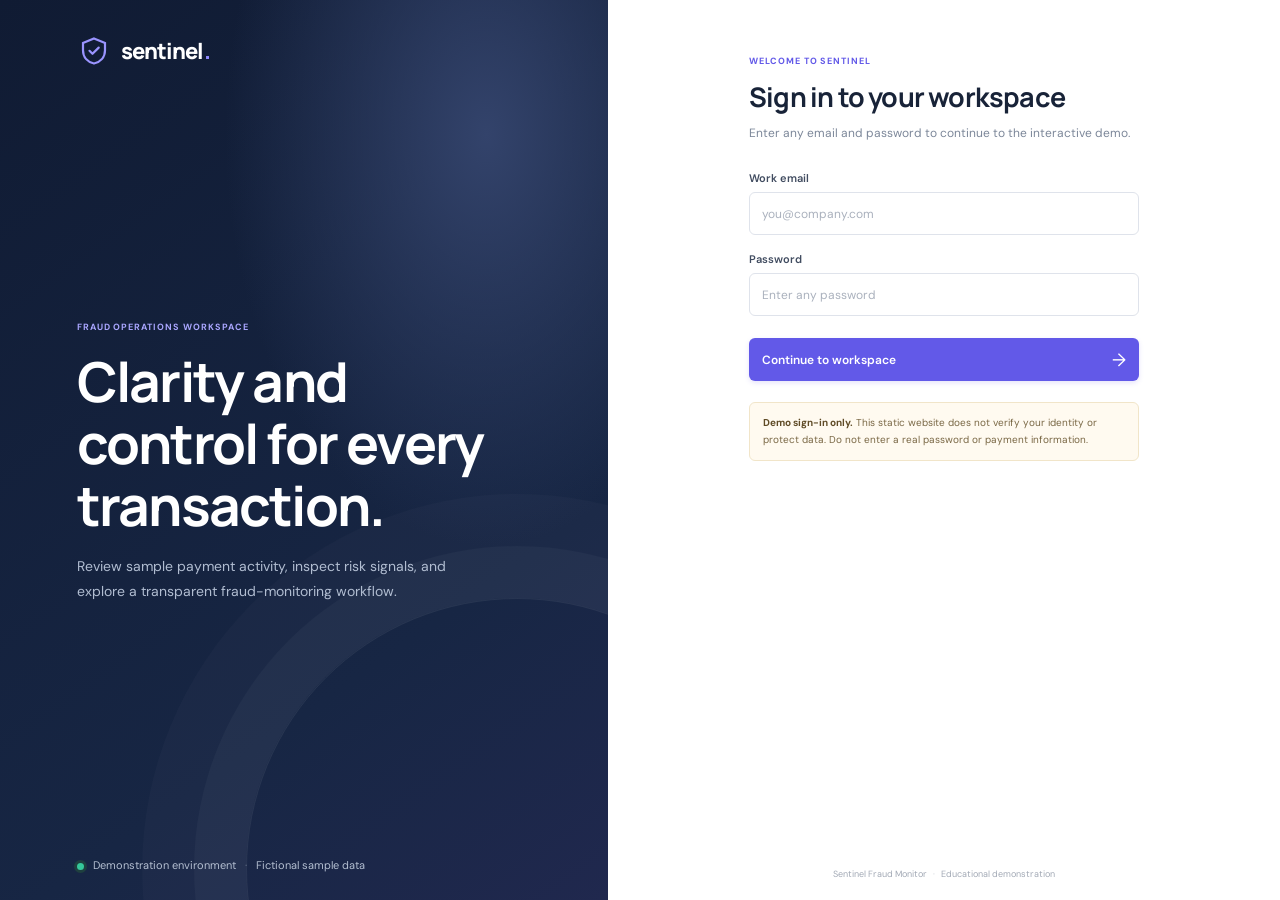
<file: index.html>
<!doctype html>
<html lang="en">
  <head>
    <meta charset="UTF-8">
    <meta name="viewport" content="width=device-width, initial-scale=1">
    <meta name="theme-color" content="#101b33">
    <meta name="description" content="Sign in to the Sentinel fraud monitoring demo workspace.">
    <title>Sign in — Sentinel</title>
    <link rel="preconnect" href="https://fonts.googleapis.com">
    <link rel="preconnect" href="https://fonts.gstatic.com" crossorigin>
    <link href="https://fonts.googleapis.com/css2?family=DM+Sans:wght@400;500;600;700&family=Manrope:wght@400;500;600;700;800&display=swap" rel="stylesheet">
    <link rel="stylesheet" href="styles.css?v=20261026d">
    <script src="login.js?v=20261026d" defer></script>
  </head>
  <body class="login-page">
    <main class="login-layout">
      <section class="login-brand-panel" aria-label="Sentinel platform">
        <a class="brand login-brand" href="index.html" aria-label="Sentinel home">
          <span class="brand-mark" aria-hidden="true">
            <svg viewBox="0 0 32 32" fill="none"><path d="M16 3.5 27 8v7.2c0 7.2-4.7 11.8-11 13.3C9.7 27 5 22.4 5 15.2V8l11-4.5Z" stroke="currentColor" stroke-width="2.2"/><path d="m11.5 15.8 3 3 6.2-6.2" stroke="currentColor" stroke-width="2.2" stroke-linecap="round" stroke-linejoin="round"/></svg>
          </span>
          <span class="brand-name">sentinel<span>.</span></span>
        </a>
        <div class="login-brand-copy">
          <p class="eyebrow">FRAUD OPERATIONS WORKSPACE</p>
          <h1>Clarity and control for every transaction.</h1>
          <p>Review sample payment activity, inspect risk signals, and explore a transparent fraud-monitoring workflow.</p>
        </div>
        <div class="login-brand-footer"><span class="environment-dot"></span> Demonstration environment <span class="login-footer-divider">·</span> Fictional sample data</div>
      </section>

      <section class="login-form-panel" aria-labelledby="login-title">
        <div class="login-form-wrap">
          <span class="login-mobile-mark brand-mark" aria-hidden="true">
            <svg viewBox="0 0 32 32" fill="none"><path d="M16 3.5 27 8v7.2c0 7.2-4.7 11.8-11 13.3C9.7 27 5 22.4 5 15.2V8l11-4.5Z" stroke="currentColor" stroke-width="2.2"/><path d="m11.5 15.8 3 3 6.2-6.2" stroke="currentColor" stroke-width="2.2" stroke-linecap="round" stroke-linejoin="round"/></svg>
          </span>
          <p class="eyebrow">WELCOME TO SENTINEL</p>
          <h2 id="login-title">Sign in to your workspace</h2>
          <p class="login-subtitle">Enter any email and password to continue to the interactive demo.</p>
          <form id="login-form" class="login-form">
            <label for="email">Work email</label>
            <input id="email" name="email" type="email" autocomplete="username" placeholder="you@company.com" required>
            <label for="password">Password</label>
            <input id="password" name="password" type="password" autocomplete="current-password" placeholder="Enter any password" required>
            <button class="button button-primary login-submit" type="submit">Continue to workspace <span aria-hidden="true">→</span></button>
          </form>
          <p class="login-notice"><strong>Demo sign-in only.</strong> This static website does not verify your identity or protect data. Do not enter a real password or payment information.</p>
        </div>
        <footer class="login-legal">Sentinel Fraud Monitor <span>·</span> Educational demonstration</footer>
      </section>
    </main>
  </body>
</html>
</file>
<file: styles.css>
:root {
  font-family: "DM Sans", -apple-system, BlinkMacSystemFont, "Segoe UI", sans-serif;
  color: #182338;
  background: #f7f8fb;
  font-synthesis: none;
  text-rendering: optimizeLegibility;
  --navy: #101b33;
  --ink: #182338;
  --muted: #7e8798;
  --line: #e9ecf2;
  --purple: #6259e8;
  --green: #16a37b;
  --amber: #e49a32;
  --red: #dd5b65;
}

* { box-sizing: border-box; }
body { margin: 0; min-width: 360px; min-height: 100vh; }
button, input, select { font: inherit; }
button { cursor: pointer; }
button:focus-visible, a:focus-visible, select:focus-visible, input:focus-visible { outline: 3px solid #9c96fa; outline-offset: 2px; }
.app-shell { min-height: 100vh; }
.sidebar { width: 246px; position: fixed; inset: 0 auto 0 0; display: flex; flex-direction: column; padding: 27px 17px 16px; background: var(--navy); color: #fff; z-index: 2; }
.brand { display: flex; gap: 10px; align-items: center; text-decoration: none; color: #fff; margin: 0 0 51px 7px; }
.brand-mark { display: grid; place-items: center; width: 34px; height: 34px; color: #9a94ff; }
.brand-mark svg { width: 32px; height: 32px; }
.brand-name { font: 800 22px Manrope, sans-serif; letter-spacing: -.9px; }
.brand-name span { color: #8f89ff; }
.workspace-label { color: #828da4; font-size: 10px; font-weight: 700; letter-spacing: 1.2px; padding: 0 11px 12px; }
.nav-list { display: grid; gap: 5px; }
.nav-link { display: flex; align-items: center; gap: 12px; padding: 11px 12px; color: #a9b2c4; text-decoration: none; font-size: 13px; font-weight: 500; border-radius: 7px; transition: background .15s, color .15s; }
.nav-link svg { width: 18px; height: 18px; fill: none; stroke: currentColor; stroke-width: 1.7; stroke-linecap: round; stroke-linejoin: round; }
.nav-link.active, .nav-link:hover { color: white; background: #222e49; }
.nav-link.active svg { color: #a9a3ff; }
.nav-count { margin-left: auto; min-width: 22px; padding: 2px 6px; border-radius: 9px; text-align: center; color: #ffcb83; background: #423a37; font-size: 10px; }
.sidebar-bottom { margin-top: auto; }
.environment-card { display: flex; align-items: flex-start; gap: 10px; padding: 12px 10px; margin: 0 1px 15px; border: 1px solid #2a3752; border-radius: 8px; }
.environment-dot, .live-indicator span, .local-data-label span, .simulate-dot { width: 8px; height: 8px; background: #35c79a; border-radius: 50%; flex: none; }
.environment-dot { margin-top: 4px; box-shadow: 0 0 0 3px #1e403f; }
.environment-card strong, .environment-card small, .profile-copy strong, .profile-copy small { display: block; }
.environment-card strong { font-size: 11px; font-weight: 600; }
.environment-card small { color: #909bb1; margin-top: 4px; font-size: 10px; }
.profile { display: flex; align-items: center; gap: 9px; padding: 13px 5px 2px; border-top: 1px solid #28334c; }
.avatar { display: grid; place-items: center; width: 31px; height: 31px; background: #dedcff; color: #4f48b9; border-radius: 50%; font-size: 10px; font-weight: 700; }
.profile-copy strong { font-size: 11px; font-weight: 600; }
.profile-copy small { margin-top: 3px; color: #909bb1; font-size: 10px; }
.profile-tag { margin-left: auto; padding: 4px 6px; border: 1px solid #2a3752; border-radius: 4px; color: #a5adbf; font-size: 8px; font-weight: 700; letter-spacing: .5px; }
.sign-out-link { text-decoration: none; }
.sign-out-link:hover { color: #fff; border-color: #67718a; }
.icon-button { width: 34px; height: 34px; padding: 8px; display: inline-grid; place-items: center; background: transparent; color: #758099; border: 0; border-radius: 6px; }
.icon-button:hover { background: #f0f1f6; color: var(--ink); }
.icon-button svg, .button svg, .search-field svg { width: 17px; height: 17px; fill: none; stroke: currentColor; stroke-width: 1.7; stroke-linecap: round; stroke-linejoin: round; }
.profile-menu { margin-left: auto; color: #929db1; }
.main-content { max-width: 1600px; margin-left: 246px; padding: 0 42px 22px; }
.topbar { height: 69px; display: flex; align-items: center; justify-content: space-between; border-bottom: 1px solid #eceef3; }
.breadcrumbs { display: flex; gap: 9px; align-items: center; color: #929aab; font-size: 11px; }
.breadcrumbs a { color: #929aab; text-decoration: none; }
.breadcrumbs a:hover { color: var(--purple); }
.breadcrumbs strong { color: #404b60; font-weight: 600; }
.breadcrumb-slash { color: #c6cad3; }
.topbar-actions { display: flex; align-items: center; gap: 15px; }
.live-indicator { display: flex; align-items: center; gap: 7px; color: #667287; font-size: 11px; }
.live-indicator span { width: 7px; height: 7px; box-shadow: 0 0 0 3px #e2f6ef; }
.page-heading { display: flex; align-items: flex-end; justify-content: space-between; gap: 20px; padding: 27px 0 22px; }
.eyebrow { color: #9099a9; font-size: 9px; letter-spacing: .95px; font-weight: 700; }
h1, h2, p { margin: 0; }
h1 { margin-top: 8px; color: var(--ink); font: 700 25px Manrope, sans-serif; letter-spacing: -.8px; }
.wave { color: #f1b858; font-size: 17px; vertical-align: 2px; }
.page-subtitle { margin-top: 6px; color: #8790a0; font-size: 12px; }
.heading-actions { display: flex; gap: 9px; }
.button { min-height: 35px; display: inline-flex; justify-content: center; align-items: center; gap: 8px; padding: 0 12px; border: 1px solid transparent; border-radius: 6px; font-size: 11px; font-weight: 600; transition: background .15s, border .15s, transform .15s; }
.button:active { transform: translateY(1px); }
.button svg { width: 15px; height: 15px; }
.button-secondary { background: #fff; border-color: #e2e5ec; color: #4e596c; }
.button-secondary:hover { background: #f7f7fb; border-color: #c8cce1; }
.button-primary { color: white; background: var(--purple); box-shadow: 0 2px 5px #6259e829; }
.button-primary:hover { background: #5148d3; }
.button-text { color: #5f57d9; background: transparent; padding: 0 5px; }
.button-text:hover { background: #f5f4ff; }
.metrics-grid { display: grid; grid-template-columns: repeat(4, minmax(0, 1fr)); gap: 14px; }
.metric-card, .panel { background: white; border: 1px solid #ebedf2; border-radius: 8px; box-shadow: 0 2px 5px #15213c05; }
.metric-card { min-height: 121px; padding: 15px 16px 13px; }
.metric-top { display: flex; justify-content: space-between; align-items: center; }
.metric-label { color: #788294; font-size: 11px; }
.metric-icon { width: 29px; height: 29px; display: grid; place-items: center; border-radius: 7px; }
.metric-icon svg { width: 16px; height: 16px; fill: none; stroke: currentColor; stroke-width: 1.7; stroke-linecap: round; stroke-linejoin: round; }
.metric-icon.indigo { color: #6259e8; background: #f0efff; }
.metric-icon.mint { color: #159a78; background: #e8f8f1; }
.metric-icon.amber { color: #d98b23; background: #fff5e5; }
.metric-icon.rose { color: #d76572; background: #fff0f1; }
.metric-value { margin-top: 8px; color: #1d2940; font: 700 23px Manrope, sans-serif; letter-spacing: -.5px; }
.metric-foot { display: flex; align-items: center; gap: 6px; margin-top: 5px; color: #9aa2b0; font-size: 9px; }
.trend-positive { color: #189573; font-weight: 600; }
.trend-positive span { font-size: 12px; }
.trend-neutral { color: #ca842b; font-weight: 600; }
.content-grid { display: grid; grid-template-columns: minmax(0, 1.8fr) minmax(285px, 1fr); gap: 14px; margin-top: 15px; }
.overview-chart-section { margin-top: 0; }
.overview-chart-section .chart-panel { height: 305px; }
.overview-chart-section .chart-wrap { height: 192px; }
.overview-lower-grid { display: grid; grid-template-columns: repeat(2, minmax(0, 1fr)); gap: 14px; margin-top: 15px; }
.overview-insight-card { display: flex; gap: 13px; min-height: 140px; padding: 19px; }
.overview-insight-icon { width: 34px; height: 34px; display: grid; place-items: center; flex: none; border-radius: 8px; }
.overview-insight-icon svg { width: 17px; height: 17px; fill: none; stroke: currentColor; stroke-width: 1.7; stroke-linecap: round; stroke-linejoin: round; }
.overview-insight-icon.amber { color: #d98b23; background: #fff5e5; }
.overview-insight-icon.indigo { color: #6259e8; background: #f0efff; }
.overview-insight-card .eyebrow { color: #9aa2b1; font-size: 8px; }
.overview-insight-card h2 { margin-top: 7px; color: #2c374d; font: 700 14px Manrope, sans-serif; }
.overview-insight-card p { margin-top: 6px; color: #8c95a4; font-size: 10px; line-height: 1.55; }
.overview-action-link { display: inline-flex; gap: 7px; align-items: center; margin-top: 11px; color: #5f57d9; text-decoration: none; font-size: 10px; font-weight: 600; }
.overview-action-link:hover { color: #3932b2; }
.panel { min-width: 0; }
.chart-panel, .risk-panel { height: 269px; padding: 16px 17px 12px; }
.panel-heading { display: flex; align-items: flex-start; justify-content: space-between; gap: 10px; }
.panel-heading h2, .transactions-heading h2 { color: #283349; font: 700 13px Manrope, sans-serif; letter-spacing: -.15px; }
.panel-heading p, .transactions-heading p { margin-top: 4px; color: #969eac; font-size: 10px; }
.select-wrap { position: relative; display: inline-flex; }
.select-wrap::after { content: ""; position: absolute; right: 10px; top: 13px; width: 6px; height: 6px; border-right: 1.4px solid #7c8595; border-bottom: 1.4px solid #7c8595; transform: rotate(45deg); pointer-events: none; }
select { min-height: 31px; padding: 0 27px 0 10px; appearance: none; border: 1px solid #e7e9ef; border-radius: 5px; outline-offset: 2px; background: #fff; color: #697487; font-size: 10px; cursor: pointer; }
.select-wrap select:focus-visible { outline: 3px solid #9c96fa; }
.chart-summary { display: flex; align-items: baseline; gap: 7px; margin-top: 14px; color: #9aa1af; font-size: 9px; }
.chart-summary > strong { color: #344057; font: 700 16px Manrope, sans-serif; }
.chart-legend { display: inline-flex; align-items: center; gap: 5px; margin-left: auto; color: #8992a1; }
.chart-legend i { width: 7px; height: 7px; background: #7770ea; border-radius: 2px; margin-left: 5px; }
.chart-legend .legend-flagged { background: #f1b351; }
.chart-wrap { height: 158px; margin-top: 7px; }
#activity-chart { width: 100%; height: 100%; }
.subtle-button { margin-top: -5px; }
.risk-body { display: flex; align-items: center; justify-content: center; gap: clamp(15px, 5vw, 44px); height: 165px; }
.donut-wrap { display: grid; place-items: center; }
.donut { width: 124px; height: 124px; position: relative; display: grid; place-items: center; border-radius: 50%; background: conic-gradient(#635be7 0deg 180deg, #e7a543 180deg 255deg, #36b18b 255deg 360deg); }
.donut::after { position: absolute; content: ""; inset: 13px; border-radius: 50%; background: white; }
.donut-center { position: relative; z-index: 1; display: grid; gap: 2px; text-align: center; }
.donut-center strong { color: #27334a; font: 700 23px Manrope, sans-serif; }
.donut-center span { color: #9aa2af; font-size: 9px; }
.risk-legend { display: grid; gap: 13px; min-width: 96px; }
.risk-legend > div { display: grid; grid-template-columns: 8px 1fr auto; gap: 7px; align-items: center; color: #7d8798; font-size: 10px; }
.risk-legend strong { color: #303b51; font-size: 10px; }
.risk-key { width: 7px; height: 7px; border-radius: 2px; }
.risk-key.low { background: #36b18b; }.risk-key.medium { background: #e7a543; }.risk-key.high { background: #635be7; }
.model-note { min-height: 30px; display: flex; align-items: center; gap: 7px; padding: 0 8px; border-radius: 5px; color: #81899a; background: #f7f8fb; font-size: 9px; }
.note-icon { display: grid; place-items: center; width: 13px; height: 13px; border: 1px solid #aab1c0; border-radius: 50%; font: 600 9px Georgia, serif; }
.transactions-panel { margin-top: 15px; overflow: hidden; }
.transaction-summary-grid { display: grid; grid-template-columns: repeat(3, minmax(0, 1fr)); gap: 14px; margin-top: 0; }
.transaction-summary-grid .metric-card { min-height: 111px; }
.transactions-page-panel { margin-top: 16px; }
.transactions-page-panel .transactions-heading { padding: 18px 19px 15px; }
.transactions-page-panel .filter-bar { padding-top: 2px; }
.transactions-page-panel .search-field { width: min(380px, 48%); }
.model-disclaimer { display: flex; align-items: flex-start; gap: 11px; padding: 15px 17px; border: 1px solid #f3e5c6; border-radius: 8px; background: #fffaf0; }
.model-disclaimer-icon { display: grid; place-items: center; width: 19px; height: 19px; flex: none; border: 1px solid #d9a44d; border-radius: 50%; color: #a7782d; font: 600 12px Georgia, serif; }
.model-disclaimer strong { color: #735827; font-size: 11px; }
.model-disclaimer p { margin-top: 4px; color: #927e5d; font-size: 10px; line-height: 1.5; }
.risk-overview-grid { display: grid; grid-template-columns: minmax(0, 1.2fr) minmax(250px, .8fr); gap: 14px; margin-top: 14px; }
.model-distribution-panel, .model-method-panel, .threshold-panel { padding: 18px; }
.risk-body-large { height: 205px; gap: clamp(25px, 7vw, 70px); }
.risk-body-large .donut { width: 150px; height: 150px; }
.risk-body-large .donut::after { inset: 16px; }
.risk-body-large .risk-legend { min-width: 120px; gap: 17px; }
.risk-body-large .risk-legend > div { font-size: 11px; }
.risk-body-large .risk-legend strong { font-size: 11px; }
.score-equation { display: flex; justify-content: space-between; align-items: center; padding: 17px 1px; color: #778194; font-size: 11px; }
.score-equation strong { color: #3b465b; font: 700 15px Manrope, sans-serif; }
.equation-divider { border-top: 1px solid #eff0f4; }
.equation-result { display: flex; justify-content: space-between; align-items: center; margin-top: 7px; padding: 13px 12px; border-radius: 6px; color: #5149cc; background: #f3f2ff; font-size: 11px; font-weight: 600; }
.equation-result strong { font: 700 17px Manrope, sans-serif; }
.equation-caption { margin-top: 11px; color: #929aaa; font-size: 9px; line-height: 1.5; }
.model-rules-section { margin-top: 27px; }
.section-heading { display: flex; justify-content: space-between; margin-bottom: 13px; }
.section-heading h2 { margin-top: 5px; color: #283349; font: 700 16px Manrope, sans-serif; letter-spacing: -.3px; }
.section-heading > div > p:last-child { margin-top: 5px; color: #929aaa; font-size: 10px; }
.rule-grid { display: grid; grid-template-columns: repeat(2, minmax(0, 1fr)); gap: 11px; }
.rule-card { display: flex; gap: 13px; min-height: 122px; padding: 16px; }
.rule-icon { width: 33px; height: 33px; display: grid; place-items: center; flex: none; border-radius: 8px; }
.rule-icon svg { width: 17px; height: 17px; fill: none; stroke: currentColor; stroke-width: 1.65; stroke-linecap: round; stroke-linejoin: round; }
.rule-icon.indigo { color: #6259e8; background: #f0efff; }
.rule-icon.amber { color: #d98b23; background: #fff5e5; }
.rule-icon.rose { color: #d76572; background: #fff0f1; }
.rule-icon.mint { color: #159a78; background: #e8f8f1; }
.rule-category { color: #a0a7b4; font-size: 8px; font-weight: 700; letter-spacing: .8px; }
.rule-card h3 { margin-top: 5px; color: #3b465a; font: 700 11px Manrope, sans-serif; }
.rule-card p { margin-top: 5px; color: #8992a1; font-size: 9px; line-height: 1.55; }
.model-threshold-section { margin-top: 14px; }
.threshold-panel { padding-bottom: 10px; }
.threshold-list { display: grid; gap: 0; margin-top: 13px; }
.threshold-row { min-height: 48px; display: grid; grid-template-columns: 72px minmax(60px,1fr) 48px minmax(120px, .8fr); gap: 12px; align-items: center; border-top: 1px solid #f0f1f5; }
.threshold-track { height: 6px; overflow: hidden; border-radius: 4px; background: #f0f1f5; }
.threshold-track i { display: block; height: 100%; border-radius: inherit; }
.threshold-low { width: 35%; background: #36b18b; }
.threshold-medium { width: 65%; background: #e7a543; }
.threshold-high { width: 100%; background: #d86a75; }
.threshold-row > strong { color: #546075; font-size: 10px; }
.threshold-description { color: #9099a8; font-size: 9px; }
.transactions-heading { display: flex; justify-content: space-between; align-items: center; padding: 15px 17px 13px; }
.title-with-count { display: flex; align-items: center; gap: 8px; }
.table-count { min-width: 20px; padding: 3px 6px; border-radius: 8px; text-align: center; color: #665fe0; background: #f0efff; font-size: 9px; font-weight: 600; }
.simulate-dot { width: 7px; height: 7px; background: #7a72ec; }
.filter-bar { display: flex; align-items: center; gap: 8px; padding: 0 17px 12px; }
.search-field { height: 32px; width: min(285px, 38%); display: flex; align-items: center; gap: 7px; padding: 0 9px; border: 1px solid #e7e9ef; border-radius: 5px; color: #9ba3b0; }
.search-field svg { width: 14px; height: 14px; flex: none; }
.search-field input { width: 100%; min-width: 0; border: 0; outline: none; color: #354158; background: transparent; font-size: 10px; }
.search-field input::placeholder { color: #a0a7b3; }
.search-field:focus-within { border-color: #9690ef; box-shadow: 0 0 0 2px #ecebff; }
.filter-select select { height: 32px; min-height: 32px; }
.filter-select::after { top: 12px; }
.export-small { min-height: 32px; margin-left: auto; }
.export-small svg { width: 14px; height: 14px; }
.table-wrap { overflow-x: auto; border-top: 1px solid #eff0f4; }
table { width: 100%; border-collapse: collapse; text-align: left; white-space: nowrap; }
thead { background: #fbfbfd; }
th { height: 33px; padding: 0 11px; color: #9ba2af; font-size: 8px; font-weight: 700; letter-spacing: .5px; }
th:first-child, td:first-child { padding-left: 17px; }
td { height: 49px; padding: 0 11px; border-top: 1px solid #f0f1f5; color: #667184; font-size: 10px; }
tbody tr:hover { background: #fbfbfe; }
.transaction-cell { display: flex; align-items: center; gap: 9px; }
.merchant-icon { display: grid; place-items: center; width: 28px; height: 28px; border-radius: 7px; color: #655ce0; background: #f0efff; font-size: 11px; font-weight: 700; }
.merchant-icon.food { color: #d58b36; background: #fff5e9; }
.merchant-icon.travel { color: #408bb2; background: #edf7fb; }
.merchant-icon.retail { color: #be6783; background: #fff0f5; }
.transaction-copy strong, .transaction-copy small, .cardholder strong, .cardholder small { display: block; }
.transaction-copy strong, .cardholder strong { color: #354057; font-size: 10px; font-weight: 600; }
.transaction-copy small, .cardholder small { margin-top: 3px; color: #a0a7b3; font-size: 9px; }
.amount { color: #344056; font-weight: 600; }
.location { color: #677286; }
.risk-badge, .status-badge { display: inline-flex; align-items: center; gap: 5px; padding: 4px 7px; border-radius: 4px; font-size: 9px; font-weight: 600; }
.risk-badge::before, .status-badge::before { content: ""; width: 5px; height: 5px; border-radius: 50%; background: currentColor; }
.risk-badge.high { color: #cf5967; background: #fff0f1; }
.risk-badge.medium { color: #bd812e; background: #fff6e9; }
.risk-badge.low { color: #168c6c; background: #eaf8f2; }
.status-badge.review { color: #bb7e2b; background: #fff7e9; }
.status-badge.approved { color: #168c6c; background: #eaf8f2; }
.status-badge.blocked { color: #cc5362; background: #fff0f1; }
.row-actions { display: flex; justify-content: flex-end; align-items: center; gap: 2px; }
.row-action { border: 0; padding: 5px; border-radius: 4px; color: #788295; background: transparent; font-size: 9px; }
.row-action:hover { color: #5d55d8; background: #f0efff; }
.empty-state { display: grid; justify-items: center; gap: 7px; padding: 32px 12px; color: #9098a8; font-size: 10px; }
.empty-state strong { color: #465167; font-size: 12px; }
.empty-icon { font-size: 23px; }
.empty-state .button { margin-top: 5px; }
.table-footer { min-height: 38px; display: flex; align-items: center; justify-content: space-between; gap: 10px; padding: 0 17px; border-top: 1px solid #eff0f4; color: #929aaa; font-size: 9px; }
.local-data-label { display: flex; align-items: center; gap: 6px; }
.local-data-label span { width: 6px; height: 6px; background: #a4abc0; }
.page-footer { display: flex; justify-content: space-between; padding: 14px 2px 0; color: #a4aab6; font-size: 9px; }
.page-footer span span { color: #d0d3da; padding: 0 3px; }
.drawer-backdrop { position: fixed; inset: 0; z-index: 5; background: #111a2a5c; }
.detail-drawer { position: fixed; z-index: 6; top: 0; right: 0; width: min(440px, 100vw); height: 100vh; display: flex; flex-direction: column; background: #fff; box-shadow: -12px 0 36px #101b331c; }
[hidden] { display: none !important; }
.drawer-header { display: flex; justify-content: space-between; align-items: flex-start; padding: 22px 22px 18px; border-bottom: 1px solid var(--line); }
.drawer-header h2 { margin-top: 6px; font: 700 18px Manrope, sans-serif; }
.drawer-content { overflow: auto; padding: 18px 22px; }
.drawer-amount { padding: 15px; border-radius: 8px; background: #f7f7fb; }
.drawer-amount span { color: #8b94a3; font-size: 10px; }
.drawer-amount strong { display: block; margin-top: 5px; color: #202c43; font: 700 26px Manrope, sans-serif; }
.drawer-section-title { margin: 22px 0 12px; color: #39445a; font: 700 11px Manrope, sans-serif; }
.detail-grid { display: grid; grid-template-columns: 1fr 1fr; gap: 17px 12px; }
.detail-item span { display: block; color: #969eac; font-size: 9px; }
.detail-item strong { display: block; margin-top: 5px; color: #354057; font-size: 11px; font-weight: 600; overflow-wrap: anywhere; }
.score-explanation { padding: 12px; border: 1px solid #eeeef4; border-radius: 7px; }
.score-explanation > p { color: #858e9d; font-size: 10px; line-height: 1.5; }
.signal-list { display: grid; gap: 9px; margin-top: 12px; }
.signal { display: flex; align-items: center; gap: 8px; color: #586478; font-size: 10px; }
.signal-dot { width: 6px; height: 6px; border-radius: 50%; background: #d7a046; }
.signal-dot.positive { background: #28a47e; }
.drawer-actions { display: flex; gap: 9px; margin-top: auto; padding: 15px 22px; border-top: 1px solid var(--line); }
.drawer-actions .button { flex: 1; }
.toast-region { position: fixed; z-index: 10; right: 20px; bottom: 20px; display: grid; gap: 8px; }
.toast { padding: 11px 15px; color: #fff; background: #1c2941; border-radius: 7px; box-shadow: 0 5px 20px #101b3333; font-size: 11px; animation: toast-in .2s ease-out; }
@keyframes toast-in { from { opacity: 0; transform: translateY(5px); } to { opacity: 1; transform: translateY(0); } }
.sr-only { position: absolute; top: 0; left: 0; width: 1px; height: 1px; padding: 0; margin: -1px; overflow: hidden; clip: rect(0,0,0,0); clip-path: inset(50%); white-space: nowrap; border: 0; }

.login-page { min-width: 320px; background: #fff; }
.login-layout { min-height: 100vh; display: grid; grid-template-columns: minmax(360px, .95fr) minmax(420px, 1.05fr); }
.login-brand-panel { position: relative; display: flex; flex-direction: column; justify-content: space-between; min-height: 100vh; padding: 34px clamp(30px, 6vw, 88px) 28px; overflow: hidden; color: #fff; background: radial-gradient(ellipse at 80% 15%, #33436b 0, transparent 38%), linear-gradient(145deg, #101b33, #172644 70%, #20284e); }
.login-brand-panel::after { position: absolute; right: -180px; bottom: -240px; width: 540px; height: 540px; border: 1px solid #ffffff12; border-radius: 50%; content: ""; box-shadow: 0 0 0 52px #ffffff08, 0 0 0 104px #ffffff05; pointer-events: none; }
.login-brand { position: relative; z-index: 1; margin: 0; }
.login-brand-copy { position: relative; z-index: 1; max-width: 510px; margin: auto 0; padding: 70px 0; }
.login-brand-copy .eyebrow { color: #aaa6ff; }
.login-brand-copy h1 { max-width: 470px; margin-top: 18px; color: white; font-size: clamp(34px, 4.3vw, 56px); line-height: 1.12; letter-spacing: -1.8px; }
.login-brand-copy > p:last-child { max-width: 420px; margin-top: 18px; color: #b1bdd1; font-size: 14px; line-height: 1.8; }
.login-brand-footer { position: relative; z-index: 1; display: flex; align-items: center; gap: 9px; color: #b4bfd1; font-size: 11px; }
.login-brand-footer .environment-dot { width: 7px; height: 7px; }
.login-footer-divider { color: #68768e; }
.login-form-panel { display: flex; flex-direction: column; justify-content: center; align-items: center; padding: 55px clamp(28px, 7vw, 104px) 20px; }
.login-form-wrap { width: min(100%, 390px); }
.login-form-wrap > .eyebrow { color: var(--purple); }
.login-form-wrap h2 { margin-top: 11px; color: var(--ink); font: 700 27px Manrope, sans-serif; letter-spacing: -.8px; }
.login-subtitle { margin-top: 9px; color: #7c8799; font-size: 12px; line-height: 1.6; }
.login-form { display: grid; margin-top: 28px; }
.login-form label { margin: 0 0 7px; color: #414c60; font-size: 11px; font-weight: 600; }
.login-form input { width: 100%; height: 43px; margin-bottom: 17px; padding: 0 12px; border: 1px solid #dfe3eb; border-radius: 6px; color: var(--ink); background: white; font-size: 12px; }
.login-form input::placeholder { color: #aab1bd; }
.login-form input:focus { border-color: #8c84f2; outline: 3px solid #9c96fa33; }
.login-submit { min-height: 43px; margin-top: 5px; font-size: 12px; }
.login-submit span { margin-left: auto; font-size: 18px; font-weight: 400; }
.login-notice { margin-top: 21px; padding: 12px 13px; border: 1px solid #f1e5c9; border-radius: 6px; color: #796744; background: #fffaf0; font-size: 10px; line-height: 1.65; }
.login-notice strong { color: #5f4b26; }
.login-legal { width: min(100%, 390px); margin-top: auto; padding-top: 36px; color: #a2a9b5; font-size: 9px; text-align: center; }
.login-legal span { padding: 0 4px; color: #c7cbd2; }
.login-mobile-mark { display: none; }

@media (min-width: 1500px) { .main-content { margin-right: auto; } .metrics-grid { gap: 18px; } .content-grid { gap: 18px; } }
@media (max-width: 1100px) {
  .sidebar { width: 205px; }
  .main-content { margin-left: 205px; padding: 0 25px 20px; }
  .content-grid { grid-template-columns: minmax(0, 1.5fr) minmax(265px, 1fr); }
  .metric-card { padding-right: 11px; padding-left: 11px; }
  .filter-bar { gap: 6px; }
  .search-field { width: min(220px, 34%); }
  .filter-select select { padding-left: 7px; padding-right: 22px; }
  .risk-overview-grid { grid-template-columns: 1fr 1fr; }
  td { padding-right: 8px; padding-left: 8px; }
  th { padding-right: 8px; padding-left: 8px; }
}
@media (max-width: 820px) {
  .login-layout { grid-template-columns: minmax(260px, .8fr) minmax(390px, 1.2fr); }
  .login-brand-panel { padding-right: 30px; padding-left: 30px; }
  .sidebar { width: 66px; padding-right: 9px; padding-left: 9px; }
  .brand { justify-content: center; margin-left: 0; margin-right: 0; }
  .brand-name, .workspace-label, .nav-link:not(.active)::after, .nav-link { font-size: 0; }
  .nav-link { justify-content: center; min-height: 41px; padding: 10px; }
  .nav-link svg { width: 19px; height: 19px; }
  .nav-link.active { font-size: 0; }
  .nav-count { position: absolute; transform: translate(12px,-12px); min-width: 14px; padding: 2px 3px; font-size: 8px; }
  .environment-card { justify-content: center; padding: 9px 5px; }
  .environment-card > div, .profile-copy, .profile-tag { display: none; }
  .profile { justify-content: center; padding-top: 13px; }
  .profile { flex-direction: column; gap: 7px; }
  .profile-menu { display: grid; margin: 0; }
  .main-content { margin-left: 66px; padding: 0 20px 18px; }
  .page-heading { align-items: flex-start; flex-direction: column; gap: 13px; }
  .heading-actions { width: 100%; }
  .heading-actions .button { flex: 1; }
  .content-grid { grid-template-columns: 1fr; }
  .overview-lower-grid { grid-template-columns: 1fr; }
  .risk-panel { height: auto; }
  .risk-body { height: 145px; }
  .risk-legend { grid-template-columns: repeat(3, 1fr); min-width: 0; }
  .risk-legend > div { grid-template-columns: 8px 1fr; }
  .risk-legend strong { grid-column: 2; }
  .risk-overview-grid { grid-template-columns: 1fr; }
  .transaction-summary-grid { grid-template-columns: repeat(3, minmax(0, 1fr)); gap: 9px; }
  .transaction-summary-grid .metric-card { padding: 11px; }
  .transaction-summary-grid .metric-label { max-width: 105px; }
}
@media (max-width: 740px) {
  .login-layout { grid-template-columns: 1fr; }
  .login-brand-panel { display: none; }
  .login-form-panel { min-height: 100vh; padding: 40px 24px 20px; }
  .login-mobile-mark { display: grid; margin-bottom: 28px; }
  .metrics-grid { grid-template-columns: repeat(2, minmax(0,1fr)); }
}
@media (max-width: 560px) {
  body { min-width: 360px; }
  .main-content { padding-right: 12px; padding-left: 12px; }
  .topbar { height: 55px; }
  .live-indicator { font-size: 0; gap: 0; }
  .live-indicator span { width: 8px; height: 8px; }
  .page-heading { align-items: flex-start; flex-direction: column; gap: 13px; padding: 21px 0 16px; }
  h1 { font-size: 21px; }
  .heading-actions { width: 100%; }
  .heading-actions .button { flex: 1; }
  .metrics-grid { grid-template-columns: repeat(2, minmax(0,1fr)); gap: 9px; }
  .metric-card { min-height: 112px; padding: 11px; }
  .metric-label { max-width: 105px; line-height: 1.35; }
  .metric-value { font-size: 20px; }
  .metric-foot { flex-wrap: wrap; font-size: 8px; }
  .content-grid { gap: 9px; margin-top: 9px; }
  .chart-panel, .risk-panel { padding: 13px 12px 10px; }
  .chart-panel { height: 250px; }
  .chart-wrap { height: 145px; }
  .risk-legend { gap: 9px; }
  .risk-legend > div { font-size: 9px; }
  .transactions-panel { margin-top: 9px; }
  .transaction-summary-grid { grid-template-columns: 1fr; }
  .transaction-summary-grid .metric-card { min-height: 96px; }
  .transactions-page-panel .search-field { width: 100%; }
  .rule-grid { grid-template-columns: 1fr; }
  .threshold-row { grid-template-columns: 62px minmax(45px,1fr) 42px; gap: 8px; }
  .threshold-description { grid-column: 2 / 4; margin-top: -8px; padding-bottom: 7px; }
  .risk-body-large { gap: 16px; }
  .risk-body-large .donut { width: 118px; height: 118px; }
  .risk-body-large .donut::after { inset: 13px; }
  .risk-body-large .risk-legend { min-width: 100px; }
  .transactions-heading { padding: 13px 12px 11px; }
  .filter-bar { flex-wrap: wrap; padding: 0 12px 10px; }
  .search-field { width: 100%; }
  .filter-select { flex: 1; }
  .filter-select select { width: 100%; }
  .export-small { margin-left: 0; }
  .table-footer { align-items: flex-start; flex-direction: column; justify-content: center; padding: 8px 12px; }
  .page-footer { font-size: 8px; }
  .row-action { font-size: 0; }
  .row-action::after { content: "View"; font-size: 9px; }
}
</file>
<file: enhanced.css>
:root{--bg:#0a1019;--panel:#101a27;--panel2:#142131;--line:#233347;--text:#eaf1f8;--muted:#8fa1b6;--mint:#72f0c4;--red:#ff6f83;--amber:#f6c66c;--blue:#8cb8ff}*{box-sizing:border-box}body{margin:0;background:var(--bg);color:var(--text);font:14px/1.5 Inter,ui-sans-serif,system-ui,-apple-system,Segoe UI,sans-serif}button,input,select{font:inherit}button{cursor:pointer}.app-shell{min-height:100vh;display:flex}.sidebar{width:230px;background:#0c141f;border-right:1px solid var(--line);padding:25px 15px;display:flex;flex-direction:column;gap:8px;flex-shrink:0}.brand{display:flex;align-items:center;gap:11px;text-decoration:none;color:var(--text);margin:0 8px 40px}.brand-mark{display:grid;place-items:center;width:38px;height:38px;border-radius:12px;background:var(--mint);color:#081b19;font-size:24px;font-weight:900}.brand b{letter-spacing:2px;font-size:13px;display:block}.brand small{font-size:9px;color:var(--muted);letter-spacing:1.4px}.workspace-label,.eyebrow{font-size:10px;letter-spacing:1.8px;color:var(--muted);font-weight:800}.workspace-label{padding:0 12px 9px}.nav{display:flex;align-items:center;gap:12px;background:transparent;border:0;color:#9aabbe;text-align:left;padding:12px;border-radius:9px;font-weight:600}.nav.active,.nav:hover{background:#17283a;color:var(--mint)}.sidebar-bottom{margin-top:auto;padding:15px 10px;border-top:1px solid var(--line);font-size:12px;color:var(--text)}.sidebar-bottom small{display:block;color:var(--muted);margin:5px 0 0 17px}.status-dot,.pill i{display:inline-block;width:7px;height:7px;border-radius:50%;background:var(--mint);margin-right:7px}.main{min-width:0;flex:1;padding:0 34px 38px;max-width:1600px;margin:0 auto}.topbar{display:flex;justify-content:space-between;align-items:center;padding:24px 0 25px;border-bottom:1px solid var(--line);margin-bottom:24px}.topbar h1{font-size:25px;letter-spacing:-.7px;margin:4px 0 0}.top-actions,.action-row{display:flex;align-items:center;gap:10px;flex-wrap:wrap}.pill{display:inline-flex;align-items:center;border:1px solid var(--line);background:#111d2a;border-radius:30px;padding:7px 11px;color:#bdcbd9;font-size:11px}.btn{border:1px solid transparent;border-radius:8px;padding:10px 13px;font-weight:700;font-size:12px;white-space:nowrap}.btn.primary{background:var(--mint);color:#08211c}.btn.bright{background:#e8fff7;color:#102b25}.btn.secondary{background:#142131;border-color:#2a3a4e;color:#dce6ef}.btn:hover{filter:brightness(1.1)}.view{display:none}.view.active{display:block}.hero{background:radial-gradient(ellipse at 80% 20%,#1d564f 0,#132b35 28%,#111b2a 64%);border:1px solid #23433f;border-radius:17px;padding:34px 38px;display:flex;justify-content:space-between;align-items:center;min-height:265px;overflow:hidden;position:relative}.hero h2{font-size:34px;line-height:1.12;letter-spacing:-1.3px;margin:10px 0 12px}.hero h2 em{font-style:normal;color:var(--mint)}.hero p{color:#a8bac9;max-width:460px;margin:0 0 22px}.eyebrow.light{color:#9adfc9}.hero-art{width:300px;height:205px;position:relative;display:grid;place-items:center;flex-shrink:0}.orbit{position:absolute;border:1px solid #387569;border-radius:50%;transform:rotate(-25deg)}.orbit1{width:260px;height:110px}.orbit2{width:220px;height:170px;transform:rotate(42deg)}.shield{width:85px;height:98px;clip-path:polygon(50% 0,95% 18%,88% 70%,50% 100%,12% 70%,5% 18%);background:linear-gradient(145deg,#8dffda,#29a98a);display:grid;place-items:center;color:#08221c;font-size:42px;font-weight:900;filter:drop-shadow(0 0 18px #45e9ba88)}.float-tag{position:absolute;background:#0b1b24;border:1px solid #37675f;border-radius:7px;padding:8px 10px;font-size:9px;letter-spacing:1px;color:#b6d8d0}.float-tag b{color:var(--mint);margin-left:6px}.tag1{top:15px;right:0}.tag2{bottom:17px;left:0}.metric-grid{display:grid;grid-template-columns:repeat(4,minmax(0,1fr));gap:14px;margin:18px 0}.metric,.panel{background:var(--panel);border:1px solid var(--line);border-radius:13px}.metric{padding:18px;position:relative;min-height:122px}.metric>span{font-size:12px;color:#9dafc1;display:block}.metric strong{display:block;font-size:28px;letter-spacing:-.8px;margin:5px 0}.metric small{color:var(--muted);font-size:11px}.metric .red{color:var(--red)}.metric-icon{position:absolute;right:16px;top:17px;color:var(--mint);background:#16332f;border-radius:9px;width:30px;height:30px;display:grid;place-items:center}.metric-icon.red-bg{background:#3a202c;color:var(--red)}.metric-icon.amber-bg{background:#3b3020;color:var(--amber)}.metric-icon.green-bg{background:#18362d}.content-grid{display:grid;grid-template-columns:1.35fr 1fr;gap:16px;margin:16px 0}.panel{padding:20px;margin-bottom:16px;min-width:0}.panel h3{margin:0 0 3px;font-size:15px}.panel p{margin:0;color:var(--muted);font-size:12px}.panel-head{display:flex;justify-content:space-between;gap:15px;align-items:flex-start}.panel-head .pill{font-size:9px}.bars{height:150px;display:flex;align-items:end;gap:14px;padding:15px 5px 0}.bar-col{flex:1;display:flex;flex-direction:column;align-items:center;gap:7px;height:100%;justify-content:end}.bar-stack{height:112px;display:flex;align-items:end;gap:3px;width:100%;max-width:35px}.bar{width:33%;border-radius:4px 4px 0 0;min-height:2px}.bar.low{background:#64d9b2}.bar.medium{background:#f1c269}.bar.high{background:#ff7185}.bar-col small{font-size:10px;color:var(--muted)}.chart-legend{display:flex;gap:15px;border-top:1px solid var(--line);padding-top:13px;margin-top:8px;color:var(--muted);font-size:11px}.dot{display:inline-block;width:7px;height:7px;border-radius:50%;margin-right:6px}.dot.low{background:#64d9b2}.dot.medium{background:#f1c269}.dot.high{background:#ff7185}.distribution{display:flex;align-items:center;justify-content:space-around;padding:22px 0}.donut{width:125px;height:125px;border-radius:50%;display:grid;place-items:center;background:conic-gradient(#64d9b2 0 34%,#f1c269 34% 67%,#ff7185 67% 100%);position:relative}.donut:before{content:"";position:absolute;inset:12px;border-radius:50%;background:var(--panel)}.donut>div{z-index:1;text-align:center}.donut b{display:block;font-size:25px}.donut small{color:var(--muted);font-size:10px}.dist-list{width:42%}.dist-list div{display:flex;align-items:center;margin:13px 0;color:var(--muted);font-size:12px}.dist-list b{margin-left:auto;color:var(--text)}.text-btn{background:none;border:0;color:var(--mint);font-weight:700;font-size:12px;padding:8px 0}.table-wrap{overflow:auto;margin-top:17px}table{border-collapse:collapse;width:100%;white-space:nowrap}th{text-align:left;color:#71869b;font-size:9px;letter-spacing:1.1px;font-weight:800;padding:12px 12px;border-bottom:1px solid var(--line)}td{padding:13px 12px;border-bottom:1px solid #1c2a3a;font-size:12px;color:#cbd6e2}tbody tr:last-child td{border-bottom:0}.tx-id{color:var(--mint);font-weight:800}.merchant-name{font-weight:700;color:#e7eef5}.subline{display:block;font-size:10px;color:var(--muted);margin-top:2px}.risk-badge,.status-badge{display:inline-block;padding:4px 8px;border-radius:5px;font-size:10px;font-weight:800}.risk-badge.low{background:#16372f;color:#70e4bb}.risk-badge.medium{background:#3c3220;color:#f5ce7c}.risk-badge.high{background:#41232d;color:#ff91a0}.status-badge{background:#202e3d;color:#b8c9da}.status-badge.Blocked{background:#41232d;color:#ff91a0}.status-badge.Reviewed{background:#16372f;color:#70e4bb}.row-action{border:1px solid #314258;border-radius:6px;padding:5px 8px;background:#142131;color:#c7d5e2;font-size:10px}.disclaimer{font-size:10px;color:#75899d;line-height:1.7;margin:15px 0}.section-intro{display:flex;justify-content:space-between;gap:15px;align-items:center;margin:3px 0 20px}.section-intro h2{margin:0 0 4px;font-size:23px}.section-intro p{margin:0;color:var(--muted)}.file-btn{position:relative;overflow:hidden}.file-btn input{position:absolute;inset:0;opacity:0;width:100%;cursor:pointer}.filter-bar{display:flex;gap:10px;align-items:center;margin:15px 0}.filter-bar input{flex:1;min-width:170px}.filter-bar input,.filter-bar select,.field-label input,.field-label select{background:#0d1723;border:1px solid #2a3a4e;border-radius:8px;padding:10px 12px;color:var(--text);outline:none}.filter-bar input:focus,.field-label input:focus{border-color:var(--mint)}.muted{color:var(--muted);font-size:11px}.empty{text-align:center;padding:35px;color:var(--muted)}.hidden{display:none!important}.notice{border:1px solid #65522c;background:#2b261b;border-radius:10px;padding:15px 17px;margin-bottom:16px}.notice b{color:#f4d18b}.notice p{color:#c8b98f;margin:5px 0 0;font-size:12px}.risk-layout{display:grid;grid-template-columns:1.1fr 1fr;gap:16px}.rule{display:flex;gap:12px;padding:16px 0;border-bottom:1px solid var(--line)}.rule:last-child{border-bottom:0}.rule-icon{display:grid;place-items:center;flex-shrink:0;width:34px;height:34px;background:#1a2e3c;color:var(--mint);border-radius:9px;font-weight:800}.rule b{font-size:12px}.rule p{margin-top:4px;line-height:1.6}.field-label{display:block;color:#9dafc1;font-size:11px;margin:18px 0}.field-label input,.field-label select{display:block;width:100%;margin-top:7px}.check{display:flex;align-items:center;gap:9px;margin:15px 0;color:#c7d4e0;font-size:12px}.check input{accent-color:var(--mint)}.score-result{display:flex;justify-content:space-between;align-items:center;background:#0c1621;border:1px solid var(--line);border-radius:10px;padding:17px;margin-top:20px}.score-result small{display:block;color:var(--muted);font-size:9px;letter-spacing:1px}.score-result strong{font-size:30px}.band-grid{display:grid;grid-template-columns:repeat(3,1fr);gap:14px;margin:16px 0}.band-grid>div{display:grid;grid-template-columns:auto 1fr;align-items:center;gap:5px;background:var(--panel);border:1px solid var(--line);padding:18px;border-radius:12px}.band-grid strong,.band-grid span{grid-column:2}.band-grid strong{font-size:24px}.band-grid span{font-size:11px;color:var(--muted)}.text-small{font-size:19px!important;overflow-wrap:anywhere}.roadmap{display:grid;gap:4px;margin-top:15px}.roadmap b{font-size:12px;color:var(--mint);margin-top:10px}.roadmap p{padding-bottom:10px;border-bottom:1px solid var(--line);line-height:1.6}.toast{position:fixed;bottom:22px;right:22px;background:#e9fff7;color:#09231c;padding:12px 16px;border-radius:9px;box-shadow:0 10px 30px #0006;font-weight:700;font-size:12px;opacity:0;transform:translateY(8px);transition:.2s;pointer-events:none;z-index:10}.toast.show{opacity:1;transform:translateY(0)}dialog{background:var(--panel);color:var(--text);border:1px solid var(--line);border-radius:14px;width:min(500px,calc(100% - 30px));padding:24px}dialog::backdrop{background:#02070dcc}.close{float:right;background:none;border:0;color:var(--text);font-size:25px}.field-label select{color-scheme:dark}@media(max-width:1050px){.sidebar{width:190px}.main{padding:0 20px 30px}.hero-art{width:220px}.metric-grid{grid-template-columns:repeat(2,1fr)}}@media(max-width:760px){.app-shell{display:block}.sidebar{width:100%;padding:12px;display:flex;flex-direction:row;align-items:center;overflow:auto;border-right:0;border-bottom:1px solid var(--line)}.brand{margin:0 10px 0 0;flex-shrink:0}.brand-mark{width:32px;height:32px}.workspace-label,.sidebar-bottom{display:none}.nav{padding:10px;white-space:nowrap}.main{padding:0 13px 25px}.topbar{padding:17px 0}.topbar h1{font-size:21px}.top-actions .pill{display:none}.hero{padding:25px;min-height:0}.hero h2{font-size:28px}.hero-art{display:none}.content-grid,.risk-layout{grid-template-columns:1fr}.section-intro{align-items:flex-start;flex-direction:column}.filter-bar{flex-wrap:wrap}.filter-bar input{flex-basis:100%}.metric-grid{gap:9px}.metric{padding:14px}.metric strong{font-size:24px}.band-grid{grid-template-columns:1fr}.action-row{width:100%}.action-row .btn{flex:1}.donut{width:110px;height:110px}}
</file>
